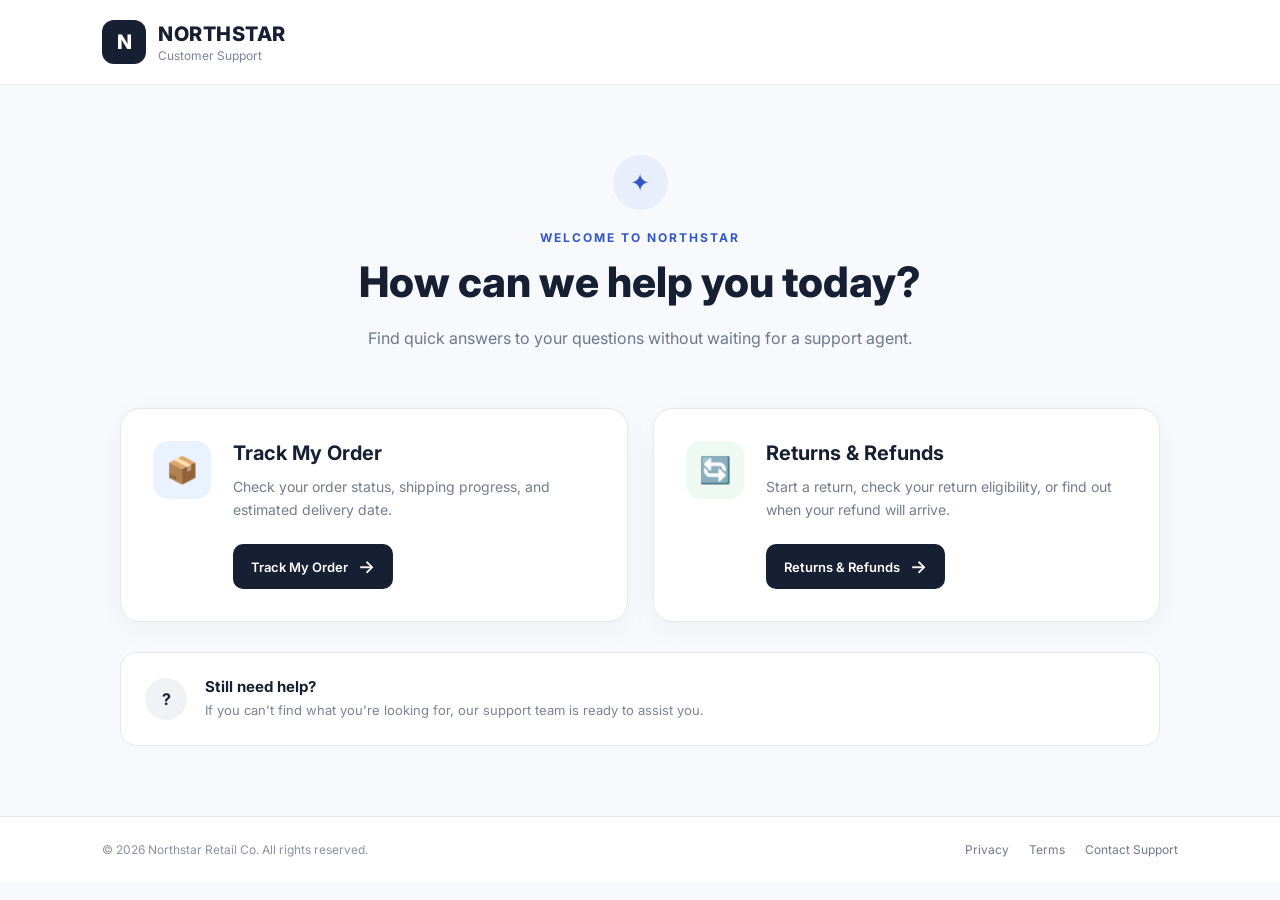
<file: index.html>
<!DOCTYPE html>
<html lang="en">
<head>
    <meta charset="UTF-8">
    <meta name="viewport" content="width=device-width, initial-scale=1.0">
    <title>Northstar Customer Support</title>
    <link rel="preconnect" href="https://fonts.googleapis.com">
    <link rel="preconnect" href="https://fonts.gstatic.com" crossorigin>
    <link href="https://fonts.googleapis.com/css2?family=Inter:wght@400;500;600;700;800&display=swap" rel="stylesheet">
    <link rel="stylesheet" href="style.css">
</head>

<body>

    <!--  HEADER -->
    <header class="header">
        <div class="logo">
            <div class="logo-icon">N</div>

            <div>
                <h1>Northstar</h1>
                <span>Customer Support</span>
            </div>
        </div>
    </header>


    <!-- MAIN   -->
    <main class="main">

        <!-- Hero Section -->
        <section class="hero">

            <div class="hero-icon">✦</div>

            <p class="welcome">WELCOME TO NORTHSTAR</p>

            <h2>How can we help you today?</h2>

            <p class="hero-text">
                Find quick answers to your questions without waiting for a support agent.
            </p>

        </section>


        <!-- SUPPORT OPTIONS -->
        <section class="support-options">

            <!-- Order Status Card -->
            <div class="support-card">

                <div class="card-icon order-icon">
                    📦
                </div>

                <div class="card-content">

                    <h3>Track My Order</h3>

                    <p>
                        Check your order status, shipping progress,
                        and estimated delivery date.
                    </p>

                    <a href="order-status.html" class="card-button">
                        Track My Order
                        <span>→</span>
                    </a>

                </div>

            </div>


            <!-- Returns & Refunds Card -->
            <div class="support-card">

                <div class="card-icon return-icon">
                    🔄
                </div>

                <div class="card-content">

                    <h3>Returns & Refunds</h3>

                    <p>
                        Start a return, check your return eligibility,
                        or find out when your refund will arrive.
                    </p>

                    <a href="returns.html" class="card-button">
                        Returns & Refunds
                        <span>→</span>
                    </a>

                </div>

            </div>

        </section>


        <!--    HELP SECTION  -->
        <section class="extra-help">

            <div class="help-icon">
                ?
            </div>

            <div>
                <h3>Still need help?</h3>

                <p>
                    If you can't find what you're looking for,
                    our support team is ready to assist you.
                </p>
            </div>

        </section>

    </main>


    <!--FOOTER  -->
    <footer class="footer">

        <p>
            © 2026 Northstar Retail Co. All rights reserved.
        </p>

        <div class="footer-links">
            <a href="#">Privacy</a>
            <a href="#">Terms</a>
            <a href="#">Contact Support</a>
        </div>

    </footer>



    <script src="script.js"></script>
</body>
</html>
</file>
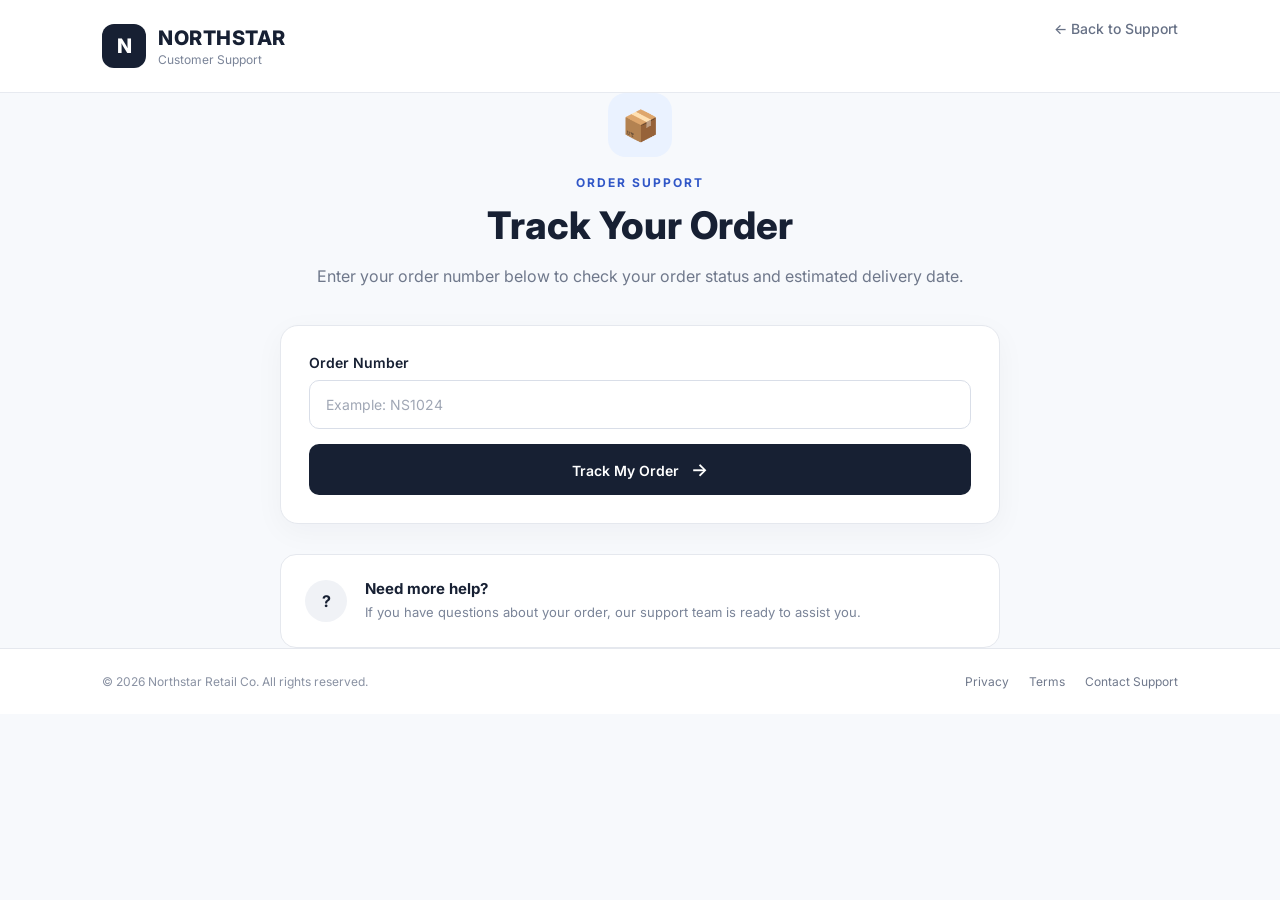
<file: order-status.html>
<!DOCTYPE html>
<html lang="en">

<head>
    <meta charset="UTF-8">

    <meta name="viewport" content="width=device-width, initial-scale=1.0">

    <title>Track Your Order | Northstar</title>

    <!-- Google Font -->
    <link rel="preconnect" href="https://fonts.googleapis.com">
    <link rel="preconnect" href="https://fonts.gstatic.com" crossorigin>

    <link
        href="https://fonts.googleapis.com/css2?family=Inter:wght@400;500;600;700;800&display=swap"
        rel="stylesheet"
    >
    <link rel="stylesheet" href="style.css">
</head>


<body>


    <!--  HEADER -->

    <header class="header">

        <div class="logo">

            <div class="logo-icon">
                N
            </div>

            <div>
                <h1>Northstar</h1>

                <span>Customer Support</span>
            </div>



            <!-- Back Button -->

            <a href="index.html" class="back-link">
                ← Back to Support
            </a>
    

        </div>

    </header>



    <!--  MAIN 

    <main class="main">


       


        <!-- ORDER SECTION -->

        <section class="order-section">


            <div class="order-heading">

                <div class="page-icon">
                    📦
                </div>

                <p class="welcome">
                    ORDER SUPPORT
                </p>

                <h2>
                    Track Your Order
                </h2>

                <p class="hero-text">
                    Enter your order number below to check
                    your order status and estimated delivery date.
                </p>

            </div>



            <!--ORDER FORM-->

            <div class="order-form">

                <label for="orderNumber">
                    Order Number
                </label>

                <input
                    type="text"
                    id="orderNumber"
                    name="orderNumber"
                    placeholder="Example: NS1024"
                >

                <button type="button" id="trackButton">
                    Track My Order
                    <span>→</span>
                </button>

            </div>



            <!-- ORDER RESULT  -->

            <div class="order-result">


                <div class="result-header">

                    <div>

                        <span class="result-label">
                            ORDER NUMBER
                        </span>

                        <h3>
                            #NS1024
                        </h3>

                    </div>


                    <span class="status-badge">
                        Shipped
                    </span>

                </div>



                <!-- Order Timeline -->

                <div class="order-timeline">


                    <!-- Step 1 -->

                    <div class="timeline-step completed">

                        <div class="timeline-circle">
                            ✓
                        </div>

                        <div>
                            <h4>
                                Order Confirmed
                            </h4>

                            <p>
                                Your order has been received.
                            </p>
                        </div>

                    </div>



                    <!-- Step 2 -->

                    <div class="timeline-step completed">

                        <div class="timeline-circle">
                            ✓
                        </div>

                        <div>
                            <h4>
                                Processing
                            </h4>

                            <p>
                                Your order has been prepared.
                            </p>
                        </div>

                    </div>



                    <!-- Step 3 -->

                    <div class="timeline-step completed">

                        <div class="timeline-circle">
                            ✓
                        </div>

                        <div>
                            <h4>
                                Shipped
                            </h4>

                            <p>
                                Your order is on its way.
                            </p>
                        </div>

                    </div>



                    <!-- Step 4 -->

                    <div class="timeline-step">

                        <div class="timeline-circle">
                            4
                        </div>

                        <div>
                            <h4>
                                Out for Delivery
                            </h4>

                            <p>
                                Your package will be delivered soon.
                            </p>
                        </div>

                    </div>


                </div>



                <!-- Delivery Information -->

                <div class="delivery-info">


                    <div>

                        <span>
                            EXPECTED DELIVERY
                        </span>

                        <strong>
                            september 1, 2026
                        </strong>

                    </div>


                    <div>

                        <span>
                            SHIPPING CARRIER
                        </span>

                        <strong>
                            Northstar Express
                        </strong>

                    </div>


                </div>


            </div>



            <!-- Help -->

            <div class="extra-help">

                <div class="help-icon">
                    ?
                </div>

                <div>

                    <h3>
                        Need more help?
                    </h3>

                    <p>
                        If you have questions about your order,
                        our support team is ready to assist you.
                    </p>

                </div>

            </div>


        </section>

    </main>



    <!-- FOOTER -->

    <footer class="footer">

        <p>
            © 2026 Northstar Retail Co. All rights reserved.
        </p>

        <div class="footer-links">

            <a href="#">
                Privacy
            </a>

            <a href="#">
                Terms
            </a>

            <a href="#">
                Contact Support
            </a>

        </div>

    </footer>

    <script src="script.js"></script>

</body>

</html>
</file>
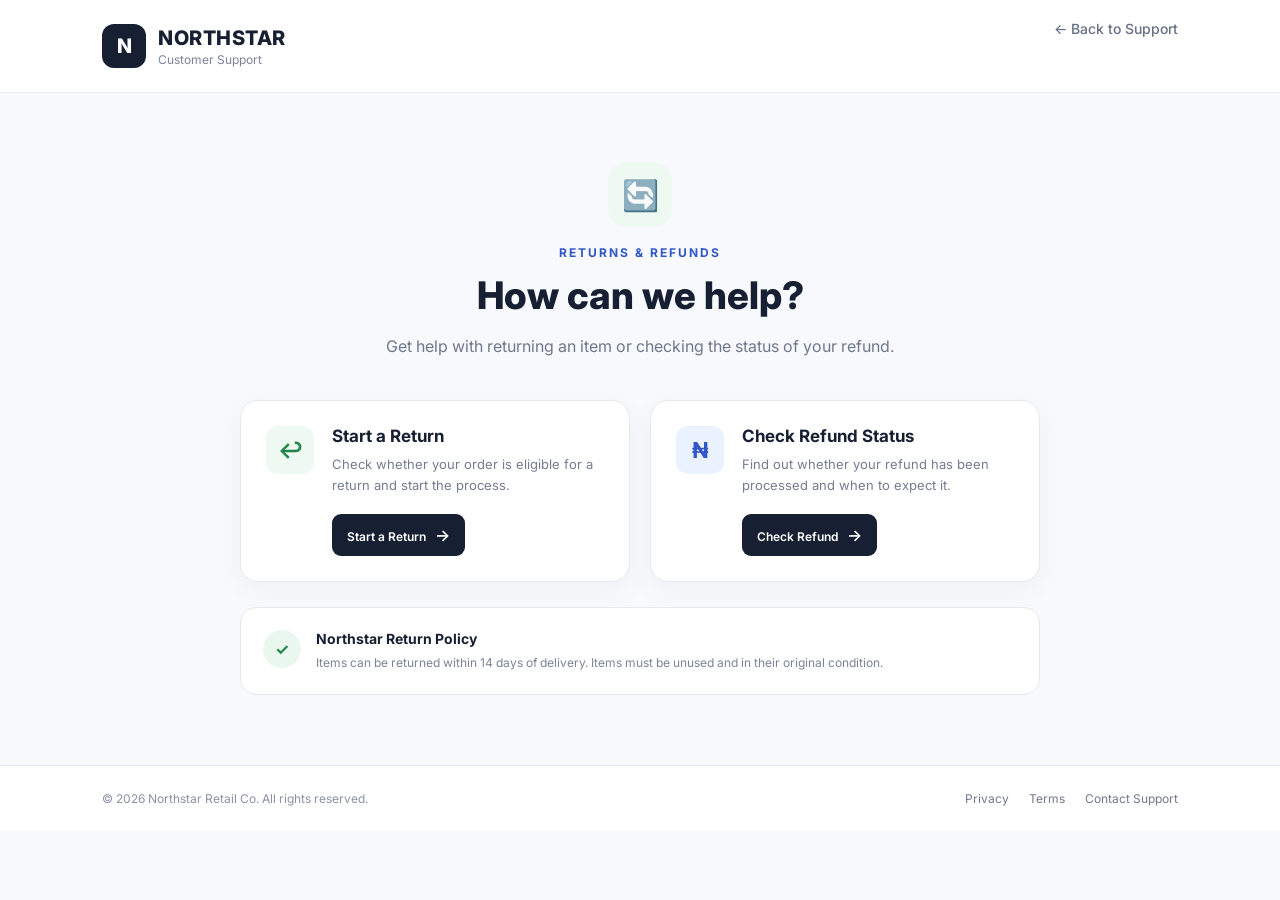
<file: returns.html>
<!DOCTYPE html>
<html lang="en">

<head>

    <meta charset="UTF-8">

    <meta name="viewport" content="width=device-width, initial-scale=1.0">

    <title>Returns & Refunds | Northstar</title>


    <!-- Google Font -->

    <link rel="preconnect" href="https://fonts.googleapis.com">

    <link rel="preconnect" href="https://fonts.gstatic.com" crossorigin>

    <link
        href="https://fonts.googleapis.com/css2?family=Inter:wght@400;500;600;700;800&display=swap"
        rel="stylesheet"
    >

    <link rel="stylesheet" href="style.css">

</head>


<body>


    <!-- HEADER -->

    <header class="header">

        <div class="logo">

            <div class="logo-icon">
                N
            </div>

            <div>

                <h1>
                    Northstar
                </h1>

                <span>
                    Customer Support
                </span>

            </div>

            <a href="index.html" class="back-link">
                ← Back to Support
            </a>

        </div>

    </header>



    <!-- MAIN -->

    <main class="main">

        <section class="returns-section">


            <!-- PAGE HEADING -->

            <div class="returns-heading">

                <div class="return-page-icon">
                    🔄
                </div>

                <p class="welcome">
                    RETURNS & REFUNDS
                </p>

                <h2>
                    How can we help?
                </h2>

                <p class="hero-text">
                    Get help with returning an item or checking
                    the status of your refund.
                </p>

            </div>



            <!-- OPTIONS -->

            <div class="return-options">


                <!-- START A RETURN -->

                <div class="return-option-card">

                    <div class="return-option-icon">
                        ↩
                    </div>

                    <div>

                        <h3>
                            Start a Return
                        </h3>

                        <p>
                            Check whether your order is eligible
                            for a return and start the process.
                        </p>

                        <button
                            type="button"
                            class="return-button"
                            onclick="showReturnForm()"
                        >
                            Start a Return
                            <span>→</span>
                        </button>

                    </div>

                </div>



                <!-- CHECK REFUND -->

                <div class="return-option-card">

                    <div class="return-option-icon refund-icon">
                        ₦
                    </div>

                    <div>

                        <h3>
                            Check Refund Status
                        </h3>

                        <p>
                            Find out whether your refund has been
                            processed and when to expect it.
                        </p>

                        <button
                            type="button"
                            class="return-button"
                            onclick="showRefundForm()"
                        >
                            Check Refund
                            <span>→</span>
                        </button>

                    </div>

                </div>

            </div>



            <!-- RETURN FORM -->

            <div
                class="return-form-container"
                id="returnForm"
            >

                <div class="form-title">

                    <span class="small-icon">
                        ↩
                    </span>

                    <div>

                        <h3>
                            Start a Return
                        </h3>

                        <p>
                            Enter your order number to check
                            your return eligibility.
                        </p>

                    </div>

                </div>


                <label for="returnOrderNumber">
                    Order Number
                </label>


                <input
                    type="text"
                    id="returnOrderNumber"
                    placeholder="Example: NS1024"
                >


                <button
                    type="button"
                    class="form-submit-button"
                    onclick="checkReturn()"
                >
                    Check Return Eligibility
                </button>


                <p
                    class="form-message"
                    id="returnMessage"
                ></p>

            </div>



            <!-- REFUND FORM -->

            <div
                class="return-form-container"
                id="refundForm"
            >

                <div class="form-title">

                    <span class="small-icon">
                        ₦
                    </span>

                    <div>

                        <h3>
                            Check Your Refund
                        </h3>

                        <p>
                            Enter your order number to see
                            your refund status.
                        </p>

                    </div>

                </div>


                <label for="refundOrderNumber">
                    Order Number
                </label>


                <input
                    type="text"
                    id="refundOrderNumber"
                    placeholder="Example: NS1024"
                >


                <button
                    type="button"
                    class="form-submit-button"
                    onclick="checkRefund()"
                >
                    Check Refund Status
                </button>


                <p
                    class="form-message"
                    id="refundMessage"
                ></p>

            </div>



            <!-- RETURN POLICY -->

            <div class="return-policy">

                <div class="policy-icon">
                    ✓
                </div>

                <div>

                    <h3>
                        Northstar Return Policy
                    </h3>

                    <p>
                        Items can be returned within 14 days
                        of delivery. Items must be unused and
                        in their original condition.
                    </p>

                </div>

            </div>


        </section>

    </main>



    <!-- FOOTER -->

    <footer class="footer">

        <p>
            © 2026 Northstar Retail Co. All rights reserved.
        </p>

        <div class="footer-links">

            <a href="#">
                Privacy
            </a>

            <a href="#">
                Terms
            </a>

            <a href="#">
                Contact Support
            </a>

        </div>

    </footer>



    <!-- BACKEND CONNECTED JAVASCRIPT -->

    <script>

        // ============================================
        // SHOW RETURN FORM
        // ============================================

        function showReturnForm() {

            document.getElementById("returnForm").style.display = "block";

            document.getElementById("refundForm").style.display = "none";

        }



        // ============================================
        // SHOW REFUND FORM
        // ============================================

        function showRefundForm() {

            document.getElementById("refundForm").style.display = "block";

            document.getElementById("returnForm").style.display = "none";

        }



        // ============================================
        // CHECK RETURN ELIGIBILITY
        // ============================================

        async function checkReturn() {

            const orderNumber =
                document.getElementById("returnOrderNumber").value.trim();

            const message =
                document.getElementById("returnMessage");


            // Empty input

            if (orderNumber === "") {

                message.textContent =
                    "Please enter your order number.";

                message.className =
                    "form-message error-message";

                return;

            }


            try {

                const response = await fetch(
                    `http://localhost:3000/api/returns/${encodeURIComponent(orderNumber)}`
                );


                const data = await response.json();


                // Order does not exist

                if (!response.ok) {

                    message.textContent =
                        data.error || "Order not found";

                    message.className =
                        "form-message error-message";

                    return;

                }


                // Order exists but is not eligible

                if (!data.eligible) {

                    message.textContent =
                        data.message;

                    message.className =
                        "form-message error-message";

                    return;

                }


                // Order is eligible

                message.textContent =
                    "✓ " + data.message;

                message.className =
                    "form-message success-message";


            } catch (error) {

                message.textContent =
                    "Unable to connect to the Northstar backend.";

                message.className =
                    "form-message error-message";

            }

        }



        // ============================================
        // CHECK REFUND STATUS
        // ============================================

        async function checkRefund() {

            const orderNumber =
                document.getElementById("refundOrderNumber").value.trim();

            const message =
                document.getElementById("refundMessage");


            // Empty input

            if (orderNumber === "") {

                message.textContent =
                    "Please enter your order number.";

                message.className =
                    "form-message error-message";

                return;

            }


            try {

                const response = await fetch(
                    `http://localhost:3000/api/refunds/${encodeURIComponent(orderNumber)}`
                );


                const data = await response.json();


                // Order does not exist

                if (!response.ok) {

                    message.textContent =
                        data.error || "Order not found";

                    message.className =
                        "form-message error-message";

                    return;

                }


                // Show refund status

                message.textContent =
                    "✓ " + data.message;

                message.className =
                    "form-message success-message";


            } catch (error) {

                message.textContent =
                    "Unable to connect to the Northstar backend.";

                message.className =
                    "form-message error-message";

            }

        }

    </script>


</body>

</html>
</file>
<file: style.css>
/* ==================================================
   GENERAL SETTINGS
================================================== */

* {
    margin: 0;
    padding: 0;
    box-sizing: border-box;
}

body {
    font-family: "Inter", sans-serif;
    background: #f7f9fc;
    color: #172033;
    min-height: 100vh;
}


/* ==================================================
   HEADER
================================================== */

.header {
    background: #ffffff;
    border-bottom: 1px solid #e7eaf0;
    padding: 20px 8%;
    
}

.logo {
    display: flex;
    align-items: center;
    gap: 12px;
    justify-content: space-betw÷een;
    align-items: center;
}

.logo-icon {
    width: 44px;
    height: 44px;

    display: flex;
    align-items: center;
    justify-content: center;

    background: #172033;
    color: #ffffff;

    border-radius: 12px;

    font-size: 20px;
    font-weight: 800;
}

.logo h1 {
    font-size: 20px;
    font-weight: 800;
    text-transform: uppercase;
    letter-spacing: 0.5px;
}

.logo span {
    display: block;
    color: #7a8498;
    font-size: 12px;
    margin-top: 2px;
}


/* ==================================================
   MAIN
================================================== */

.main {
    max-width: 1100px;
    margin: auto;
    padding: 70px 30px;
}


/* ==================================================
   HERO SECTION
================================================== */

.hero {
    text-align: center;
    max-width: 700px;
    margin: 0 auto 55px;
}

.hero-icon {
    width: 55px;
    height: 55px;

    display: flex;
    align-items: center;
    justify-content: center;

    margin: 0 auto 20px;

    background: #e9eefc;
    color: #3157c7;

    border-radius: 50%;

    font-size: 24px;
}

.welcome {
    color: #3157c7;
    font-size: 12px;
    font-weight: 700;

    letter-spacing: 2px;

    margin-bottom: 12px;
}

.hero h2 {
    font-size: 42px;
    line-height: 1.2;

    margin-bottom: 18px;

    font-weight: 800;
}

.hero-text {
    color: #6f788b;
    font-size: 16px;
    line-height: 1.7;
}


/* ==================================================
   SUPPORT CARDS
================================================== */

.support-options {
    display: grid;

    grid-template-columns: repeat(2, 1fr);

    gap: 25px;
}


.support-card {
    background: #ffffff;

    border: 1px solid #e5e8ee;

    border-radius: 20px;

    padding: 32px;

    display: flex;
    gap: 22px;

    transition: 0.3s ease;

    box-shadow: 0 8px 30px rgba(23, 32, 51, 0.04);
}


.support-card:hover {
    transform: translateY(-5px);

    box-shadow: 0 15px 40px rgba(23, 32, 51, 0.09);
}


/* ==================================================
   CARD ICONS
================================================== */

.card-icon {
    min-width: 58px;
    width: 58px;
    height: 58px;

    display: flex;
    align-items: center;
    justify-content: center;

    border-radius: 15px;

    font-size: 26px;
}

.order-icon {
    background: #eaf2ff;
}

.return-icon {
    background: #eef9f1;
}


/* ==================================================
   CARD CONTENT
================================================== */

.card-content h3 {
    font-size: 20px;

    margin-bottom: 10px;

    font-weight: 700;
}

.card-content p {
    color: #737d90;

    font-size: 14px;

    line-height: 1.7;

    margin-bottom: 22px;
}


/* ==================================================
   CARD BUTTON
================================================== */

.card-button {
    display: inline-flex;

    align-items: center;

    gap: 10px;

    background: #172033;

    color: #ffffff;

    text-decoration: none;

    padding: 12px 18px;

    border-radius: 10px;

    font-size: 13px;

    font-weight: 600;

    transition: 0.3s ease;
}


.card-button:hover {
    background: #3157c7;
}


.card-button span {
    font-size: 18px;
}


/* ==================================================
   EXTRA HELP SECTION
================================================== */

.extra-help {
    margin-top: 30px;

    background: #ffffff;

    border: 1px solid #e5e8ee;

    border-radius: 16px;

    padding: 24px;

    display: flex;

    align-items: center;

    gap: 18px;
}

.help-icon {
    width: 42px;
    height: 42px;

    display: flex;
    align-items: center;
    justify-content: center;

    border-radius: 50%;

    background: #f0f2f6;

    color: #172033;

    font-weight: 700;
}

.extra-help h3 {
    font-size: 15px;

    margin-bottom: 5px;
}

.extra-help p {
    color: #7a8498;

    font-size: 13px;

    line-height: 1.5;
}


/* ==================================================
   FOOTER
================================================== */

.footer {
    border-top: 1px solid #e5e8ee;

    background: #ffffff;

    padding: 25px 8%;

    display: flex;

    justify-content: space-between;

    align-items: center;

    color: #8a92a3;

    font-size: 12px;
}

.footer-links {
    display: flex;

    gap: 20px;
}

.footer-links a {
    color: #70798c;

    text-decoration: none;
}

.footer-links a:hover {
    color: #3157c7;
}


/* ==================================================
   MOBILE RESPONSIVENESS
================================================== */

@media (max-width: 750px) {

    .main {
        padding: 50px 20px;
    }

    .hero h2 {
        font-size: 32px;
    }

    .support-options {
        grid-template-columns: 1fr;
    }

    .support-card {
        padding: 25px;
    }

    .footer {
        flex-direction: column;

        gap: 15px;

        text-align: center;
    }

}


@media (max-width: 450px) {

    .hero h2 {
        font-size: 27px;
    }

    .support-card {
        flex-direction: column;
    }

    .card-icon {
        width: 52px;
        min-width: 52px;
        height: 52px;
    }

}




/* ==================================================
   ORDER STATUS PAGE
================================================== */

.back-link {
    display: inline-block;

    margin-bottom: 35px;

    color: #667085;

    text-decoration: none;

    font-size: 14px;

    font-weight: 500;

    transition: 0.3s ease;
    margin-left: auto;
}

.back-link:hover {
    color: #3157c7;
}


/* ==================================================
   ORDER SECTION
================================================== */

.order-section {
    max-width: 720px;

    margin: 0 auto;
}


.order-heading {
    text-align: center;

    margin-bottom: 35px;
}


.page-icon {
    width: 64px;
    height: 64px;

    display: flex;
    align-items: center;
    justify-content: center;

    margin: 0 auto 18px;

    background: #eaf2ff;

    border-radius: 18px;

    font-size: 30px;
}


.order-heading h2 {
    font-size: 38px;

    font-weight: 800;

    margin-bottom: 15px;
}


/* ==================================================
   ORDER FORM
================================================== */

.order-form {
    background: #ffffff;

    border: 1px solid #e5e8ee;

    border-radius: 18px;

    padding: 28px;

    margin-bottom: 25px;

    box-shadow: 0 8px 30px rgba(23, 32, 51, 0.04);
}


.order-form label {
    display: block;

    font-size: 14px;

    font-weight: 600;

    margin-bottom: 9px;
}


.order-form input {
    width: 100%;

    padding: 15px 16px;

    border: 1px solid #d9dee8;

    border-radius: 10px;

    outline: none;

    font-family: inherit;

    font-size: 14px;

    color: #172033;

    margin-bottom: 15px;

    transition: 0.3s ease;
}


.order-form input:focus {
    border-color: #3157c7;

    box-shadow: 0 0 0 3px rgba(49, 87, 199, 0.1);
}


.order-form input::placeholder {
    color: #a0a7b5;
}


/* ==================================================
   TRACK BUTTON
================================================== */

.order-form button {
    width: 100%;

    border: none;

    background: #172033;

    color: #ffffff;

    padding: 15px;

    border-radius: 10px;

    font-family: inherit;

    font-size: 14px;

    font-weight: 600;

    cursor: pointer;

    transition: 0.3s ease;
}


.order-form button:hover {
    background: #3157c7;
}


.order-form button span {
    margin-left: 8px;

    font-size: 18px;
}


/* ==================================================
   ORDER RESULT
================================================== */

.order-result {
    background: #ffffff;

    border: 1px solid #e5e8ee;

    border-radius: 18px;

    padding: 30px;

    margin-bottom: 25px;

    box-shadow: 0 8px 30px rgba(23, 32, 51, 0.04);
}


/* ==================================================
   RESULT HEADER
================================================== */

.result-header {
    display: flex;

    justify-content: space-between;

    align-items: center;

    padding-bottom: 25px;

    border-bottom: 1px solid #edf0f4;

    margin-bottom: 30px;
}


.result-label {
    display: block;

    color: #8a92a3;

    font-size: 10px;

    font-weight: 700;

    letter-spacing: 1.5px;

    margin-bottom: 5px;
}


.result-header h3 {
    font-size: 20px;

    font-weight: 700;
}


.status-badge {
    background: #eaf7ef;

    color: #21864a;

    padding: 8px 13px;

    border-radius: 20px;

    font-size: 12px;

    font-weight: 700;
}


/* ==================================================
   ORDER TIMELINE
================================================== */

.order-timeline {
    display: flex;

    flex-direction: column;

    gap: 0;
}


.timeline-step {
    display: flex;

    gap: 16px;

    position: relative;

    padding-bottom: 28px;
}


.timeline-step:last-child {
    padding-bottom: 0;
}


.timeline-step:not(:last-child)::after {
    content: "";

    position: absolute;

    left: 15px;

    top: 34px;

    width: 2px;

    height: calc(100% - 20px);

    background: #e1e5ec;
}


.timeline-circle {
    min-width: 32px;

    width: 32px;

    height: 32px;

    display: flex;

    align-items: center;

    justify-content: center;

    background: #eef1f5;

    color: #7d8697;

    border-radius: 50%;

    font-size: 12px;

    font-weight: 700;

    position: relative;

    z-index: 2;
}


.timeline-step.completed .timeline-circle {
    background: #172033;

    color: #ffffff;
}


.timeline-step h4 {
    font-size: 14px;

    margin-bottom: 5px;

    font-weight: 700;
}


.timeline-step p {
    color: #7a8498;

    font-size: 12px;

    line-height: 1.5;
}


/* ==================================================
   DELIVERY INFORMATION
================================================== */

.delivery-info {
    display: grid;

    grid-template-columns: 1fr 1fr;

    gap: 15px;

    margin-top: 30px;

    padding-top: 25px;

    border-top: 1px solid #edf0f4;
}


.delivery-info div {
    background: #f7f9fc;

    padding: 18px;

    border-radius: 12px;
}


.delivery-info span {
    display: block;

    color: #8a92a3;

    font-size: 9px;

    font-weight: 700;

    letter-spacing: 1.2px;

    margin-bottom: 7px;
}


.delivery-info strong {
    font-size: 13px;

    font-weight: 600;
}


/* ==================================================
   ORDER PAGE MOBILE
================================================== */

@media (max-width: 600px) {

    .order-heading h2 {
        font-size: 30px;
    }


    .order-form,
    .order-result {
        padding: 22px;
    }


    .result-header {
        align-items: flex-start;

        gap: 15px;
    }


    .delivery-info {
        grid-template-columns: 1fr;
    }

}





/* ==================================================
   RETURNS & REFUNDS PAGE
================================================== */

.returns-section {
    max-width: 800px;

    margin: 0 auto;
}


.returns-heading {
    text-align: center;

    margin-bottom: 40px;
}


.return-page-icon {
    width: 64px;
    height: 64px;

    display: flex;

    align-items: center;
    justify-content: center;

    margin: 0 auto 18px;

    background: #eef9f1;

    border-radius: 18px;

    font-size: 30px;
}


.returns-heading h2 {
    font-size: 38px;

    font-weight: 800;

    margin-bottom: 15px;
}


/* ==================================================
   RETURN OPTIONS
================================================== */

.return-options {
    display: grid;

    grid-template-columns: repeat(2, 1fr);

    gap: 20px;

    margin-bottom: 25px;
}


.return-option-card {
    background: #ffffff;

    border: 1px solid #e5e8ee;

    border-radius: 18px;

    padding: 25px;

    display: flex;

    gap: 18px;

    box-shadow: 0 8px 30px rgba(23, 32, 51, 0.04);

    transition: 0.3s ease;
}


.return-option-card:hover {
    transform: translateY(-4px);

    box-shadow: 0 15px 40px rgba(23, 32, 51, 0.08);
}


.return-option-icon {
    min-width: 48px;

    width: 48px;

    height: 48px;

    display: flex;

    align-items: center;

    justify-content: center;

    background: #eef9f1;

    color: #21864a;

    border-radius: 12px;

    font-size: 22px;

    font-weight: 700;
}


.refund-icon {
    background: #eaf2ff;

    color: #3157c7;
}


.return-option-card h3 {
    font-size: 17px;

    margin-bottom: 8px;
}


.return-option-card p {
    color: #737d90;

    font-size: 13px;

    line-height: 1.6;

    margin-bottom: 18px;
}


/* ==================================================
   RETURN BUTTON
================================================== */

.return-button {
    border: none;

    background: #172033;

    color: #ffffff;

    padding: 11px 15px;

    border-radius: 9px;

    font-family: inherit;

    font-size: 12px;

    font-weight: 600;

    cursor: pointer;

    transition: 0.3s ease;
}


.return-button:hover {
    background: #3157c7;
}


.return-button span {
    margin-left: 6px;

    font-size: 16px;
}


/* ==================================================
   RETURN / REFUND FORM
================================================== */

.return-form-container {
    display: none;

    background: #ffffff;

    border: 1px solid #e5e8ee;

    border-radius: 18px;

    padding: 28px;

    margin-bottom: 25px;

    box-shadow: 0 8px 30px rgba(23, 32, 51, 0.04);
}


.form-title {
    display: flex;

    align-items: center;

    gap: 14px;

    margin-bottom: 25px;
}


.small-icon {
    min-width: 42px;

    width: 42px;

    height: 42px;

    display: flex;

    align-items: center;

    justify-content: center;

    background: #eef9f1;

    color: #21864a;

    border-radius: 10px;

    font-size: 20px;

    font-weight: 700;
}


.form-title h3 {
    font-size: 17px;

    margin-bottom: 4px;
}


.form-title p {
    color: #7a8498;

    font-size: 12px;
}


.return-form-container label {
    display: block;

    font-size: 13px;

    font-weight: 600;

    margin-bottom: 8px;
}


.return-form-container input {
    width: 100%;

    padding: 14px 15px;

    border: 1px solid #d9dee8;

    border-radius: 9px;

    outline: none;

    font-family: inherit;

    font-size: 13px;

    margin-bottom: 14px;

    transition: 0.3s ease;
}


.return-form-container input:focus {
    border-color: #3157c7;

    box-shadow: 0 0 0 3px rgba(49, 87, 199, 0.1);
}


.form-submit-button {
    width: 100%;

    border: none;

    background: #172033;

    color: #ffffff;

    padding: 14px;

    border-radius: 9px;

    font-family: inherit;

    font-size: 13px;

    font-weight: 600;

    cursor: pointer;

    transition: 0.3s ease;
}


.form-submit-button:hover {
    background: #3157c7;
}


/* ==================================================
   FORM MESSAGES
================================================== */

.form-message {
    margin-top: 15px;

    font-size: 13px;

    line-height: 1.6;
}


.error-message {
    color: #c0392b;
}


.success-message {
    color: #21864a;

    background: #eef9f1;

    border-radius: 9px;

    padding: 12px;
}


/* ==================================================
   RETURN POLICY
================================================== */

.return-policy {
    background: #ffffff;

    border: 1px solid #e5e8ee;

    border-radius: 16px;

    padding: 22px;

    display: flex;

    align-items: flex-start;

    gap: 15px;
}


.policy-icon {
    min-width: 38px;

    width: 38px;

    height: 38px;

    display: flex;

    align-items: center;

    justify-content: center;

    background: #eaf7ef;

    color: #21864a;

    border-radius: 50%;

    font-weight: 700;
}


.return-policy h3 {
    font-size: 14px;

    margin-bottom: 6px;
}


.return-policy p {
    color: #7a8498;

    font-size: 12px;

    line-height: 1.6;
}


/* ==================================================
   RETURNS MOBILE
================================================== */

@media (max-width: 650px) {

    .returns-heading h2 {
        font-size: 30px;
    }


    .return-options {
        grid-template-columns: 1fr;
    }


    .return-option-card {
        padding: 22px;
    }


    .return-form-container {
        padding: 22px;
    }

}
</file>
